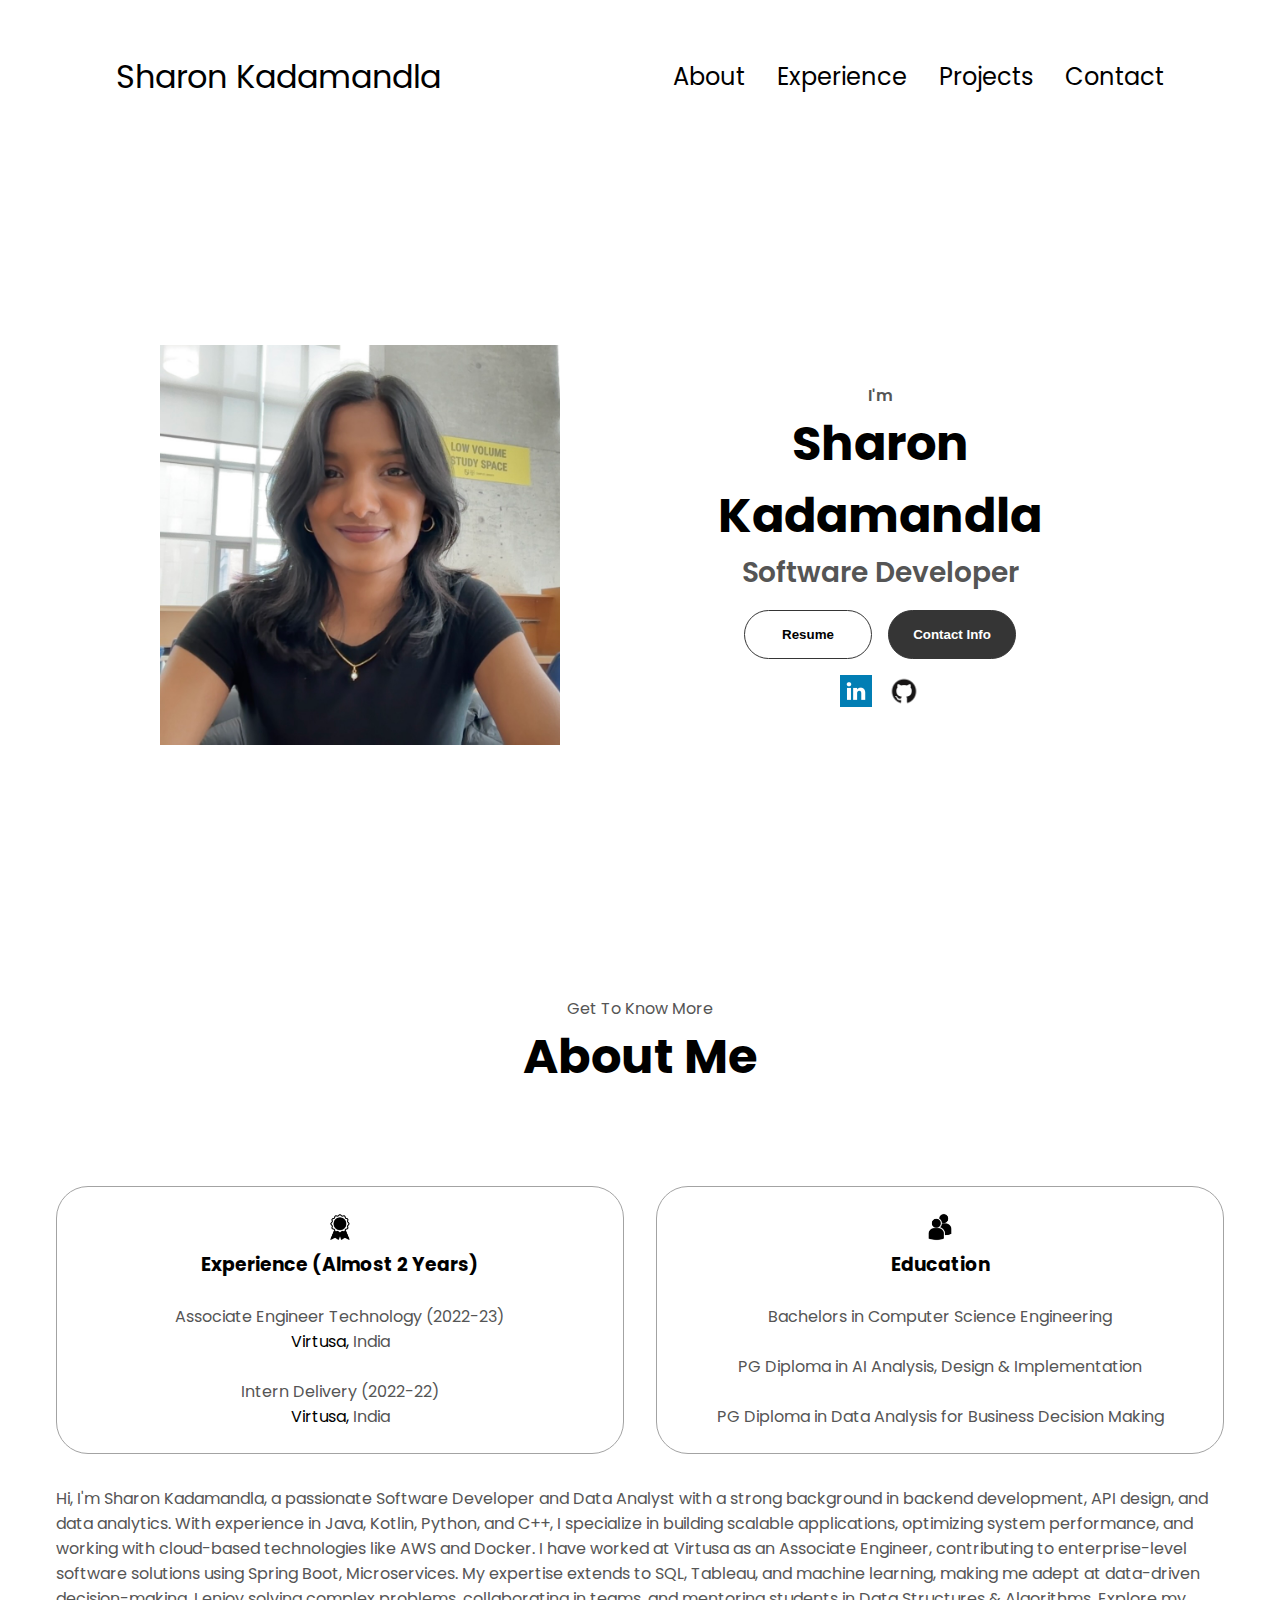
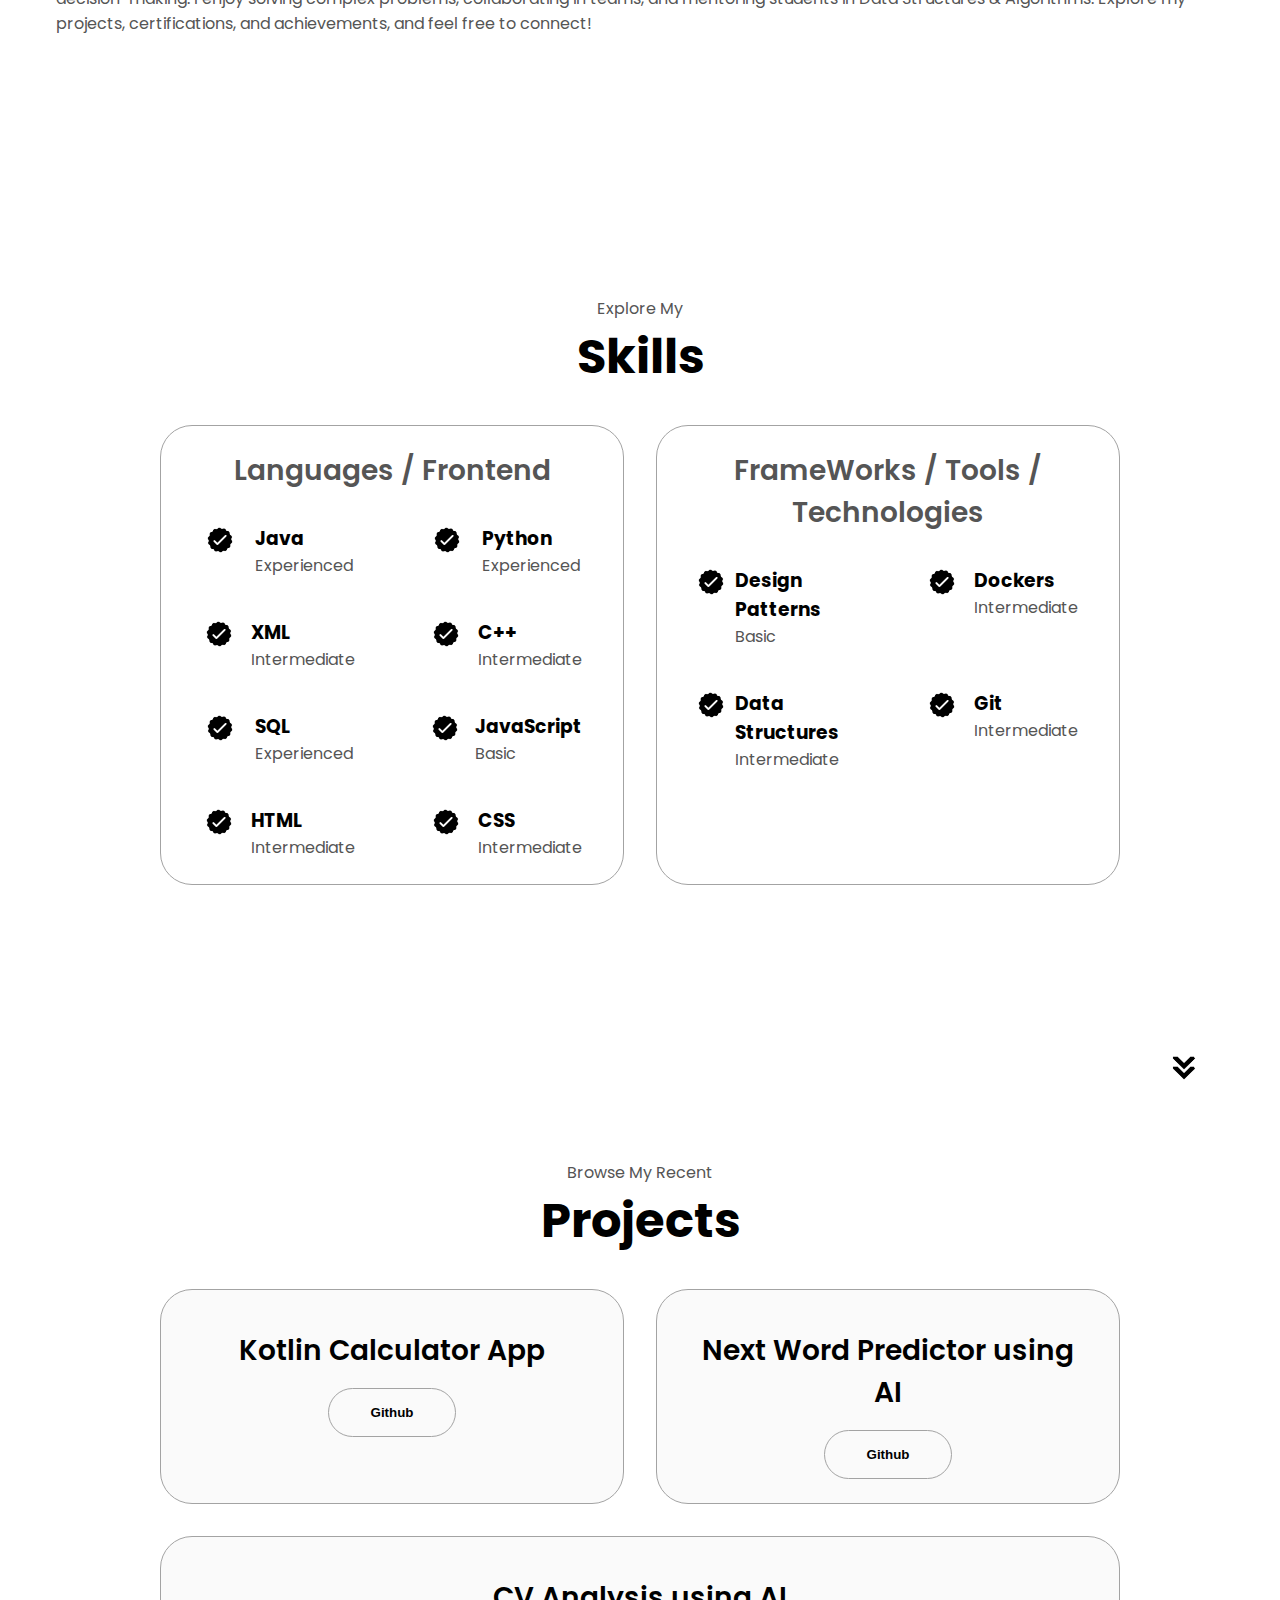
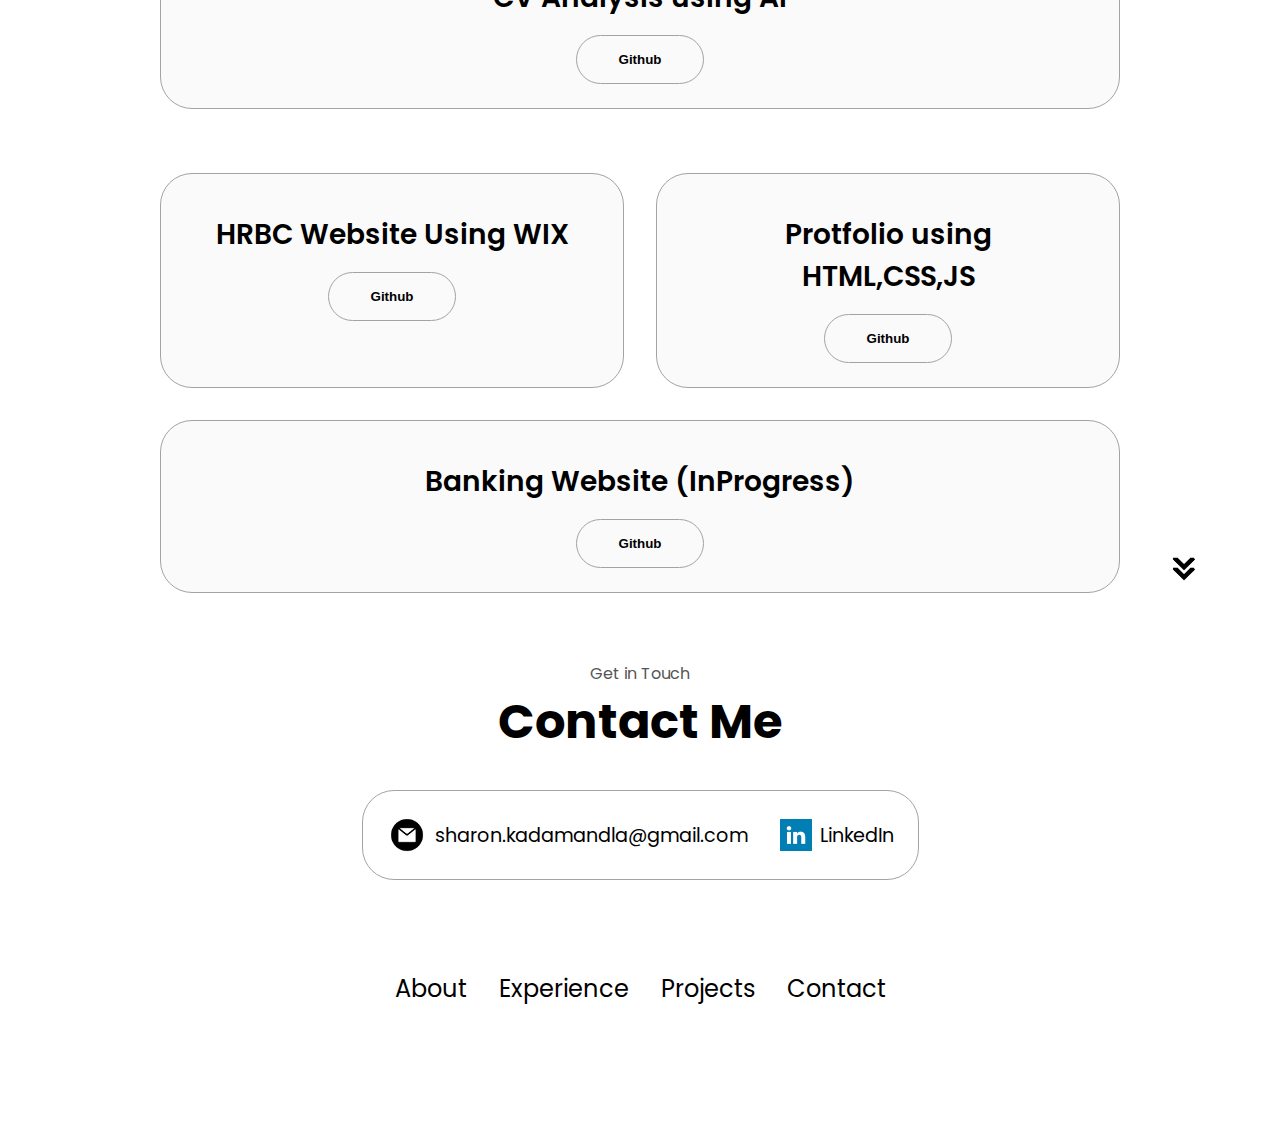
<file: index.html>
<!DOCTYPE html>
<html lang="en">
<head>
    <meta charset="UTF-8">
    <meta name="viewport" content="width=device-width, initial-scale=1.0">
    <title>Sharon's Protfolio</title>

    <link rel = "stylesheet" href = "style.css">
    <link rel = "stylesheet" href = "mediaquery.css">

</head>
<body>
    
    <nav id="desktop-nav">
        <div class ="logo">Sharon Kadamandla</div>
        <div>
            <ul class="nav-links">
                <li><a href="#about">About</a></li>
                <li><a href="#experience">Experience</a></li>
                <li><a href="#projects">Projects</a></li>
                <li><a href="#contact">Contact</a></li>
            </ul>
        </div>
    </nav>

    <nav id="hamburger-nav">
        <div class="logo">Sharon Kadamandla</div>
        <div class="hamburger-menu">
          <div class="hamburger-icon" onclick="toggleMenu()">
            <span></span>
            <span></span>
            <span></span>
          </div>
          <div class="menu-links">
            <li><a href="#about" onclick="toggleMenu()">About</a></li>
            <li><a href="#experience" onclick="toggleMenu()">Experience</a></li>
            <li><a href="#projects" onclick="toggleMenu()">Projects</a></li>
            <li><a href="#contact" onclick="toggleMenu()">Contact</a></li>
          </div>
        </div>
    </nav>

    <section id="profile">
        <div class="section__pic-container">
            <img src="./assets/profilepic.jpeg" alt="Sharon's profile picture"/>
        </div>
        <div class="section__text">
            <p class="section__text__p1">I'm</p>
            <h1 class="title">Sharon Kadamandla</h1>
            <p class="section__text__p2">Software Developer</p>
            <div class="btn-container">
              <button
                class="btn btn-color-2"
                onclick="window.open('./assets/resume.pdf')"
              >
                Resume
              </button>
              <button class="btn btn-color-1" onclick="location.href='./#contact'">
                Contact Info
              </button>
            </div>
            <div id="socials-container">
              <img
                src="./assets/linkedin.webp"
                alt="My LinkedIn profile"
                class="icon"
                onclick="location.href='https://www.linkedin.com/in/sharonkadamandla/'"
              />
              <img
                src="./assets/github.png"
                alt="My Github profile"
                class="icon"
                onclick="location.href='https://github.com/sharonkadamandla'"
              />
            </div>
        </div>
    </section>

    <section id="about">
        <p class="section__text__p1">Get To Know More</p>
        <h1 class="title">About Me</h1>
        <div class="section-container">
          <!-- <div class="section__pic-container">
            <img
              src="./assets/about-pic.png"
              alt="Profile picture"
              class="about-pic"
            /> 
          </div> -->
          <div class="about-details-container">
            <div class="about-containers">
              <div class="details-container">
                <img
                  src="./assets/experience.png"
                  alt="Experience icon"
                  class="icon"
                />
                <h3>Experience (Almost 2 Years)</h3><br />
                <p>Associate Engineer Technology (2022-23) <br /><a href="https://www.virtusa.com">Virtusa,</a> India</p><br /> 
                
                <p>Intern Delivery (2022-22)<br /><a href="https://www.virtusa.com">Virtusa,</a> India</p>
              </div>
              <div class="details-container">
                <img
                  src="./assets/education.png"
                  alt="Education icon"
                  class="icon"
                />
                <h3>Education</h3><br />
                <p>Bachelors in Computer Science Engineering</p><br />
                <p>PG Diploma in AI Analysis, Design & Implementation</p><br />
                <p>PG Diploma in Data Analysis for Business Decision Making</p>
              </div>
            </div>
            <div class="text-container">
              <p>
                Hi, I'm Sharon Kadamandla, a passionate Software Developer and Data Analyst with a strong background in backend development, API design, and data analytics. With experience in Java, Kotlin, Python, and C++, I specialize in building scalable applications, optimizing system performance, and working with cloud-based technologies like AWS and Docker.

I have worked at Virtusa as an Associate Engineer, contributing to enterprise-level software solutions using Spring Boot, Microservices. My expertise extends to SQL, Tableau, and machine learning, making me adept at data-driven decision-making.

I enjoy solving complex problems, collaborating in teams, and mentoring students in Data Structures & Algorithms. Explore my projects, certifications, and achievements, and feel free to connect!
              </p>
            </div>
          </div>
        </div>
        <img
          src="./assets/arrow.png"
          alt="Arrow icon"
          class="icon arrow"
          onclick="location.href='./#experience'"
        />
    </section>


    <section id="experience">
        <p class="section__text__p1">Explore My</p>
        <h1 class="title">Skills</h1>
        <div class="experience-details-container">
          <div class="about-containers">
            <div class="details-container">
              <h2 class="experience-sub-title">Languages / Frontend</h2>
              <div class="article-container">
                <article>
                  <img
                    src="./assets/checkmark.png"
                    alt="Experience icon"
                    class="icon"
                  />
                  <div>
                    <h3>Java</h3>
                    <p>Experienced</p>
                  </div>
                </article>
                <article>
                  <img
                    src="./assets/checkmark.png"
                    alt="Experience icon"
                    class="icon"
                  />
                  <div>
                    <h3>Python</h3>
                    <p>Experienced</p>
                  </div>
                </article>
                <article>
                  <img
                    src="./assets/checkmark.png"
                    alt="Experience icon"
                    class="icon"
                  />
                  <div>
                    <h3>XML</h3>
                    <p>Intermediate</p>
                  </div>
                </article>
                <article>
                    <img
                      src="./assets/checkmark.png"
                      alt="Experience icon"
                      class="icon"
                    />
                    <div>
                      <h3>C++</h3>
                      <p>Intermediate</p>
                    </div>
                </article>
                <article>
                    <img
                      src="./assets/checkmark.png"
                      alt="Experience icon"
                      class="icon"
                    />
                    <div>
                      <h3>SQL</h3>
                      <p>Experienced</p>
                    </div>
                </article>
                <article>
                  <img
                    src="./assets/checkmark.png"
                    alt="Experience icon"
                    class="icon"
                  />
                  <div>
                    <h3>JavaScript</h3>
                    <p>Basic</p>
                  </div>
                </article>
                <article>
                  <img
                    src="./assets/checkmark.png"
                    alt="Experience icon"
                    class="icon"
                  />
                  <div>
                    <h3>HTML</h3>
                    <p>Intermediate</p>
                  </div>
                </article>
                <article>
                  <img
                    src="./assets/checkmark.png"
                    alt="Experience icon"
                    class="icon"
                  />
                  <div>
                    <h3>CSS</h3>
                    <p>Intermediate</p>
                  </div>
                </article>
              </div>
            </div>
            <div class="details-container">
              <h2 class="experience-sub-title">FrameWorks / Tools / Technologies</h2>
              <div class="article-container">
                <article>
                  <img
                    src="./assets/checkmark.png"
                    alt="Experience icon"
                    class="icon"
                  />
                  <div>
                    <h3>Design Patterns</h3>
                    <p>Basic</p>
                  </div>
                </article>
                <article>
                  <img
                    src="./assets/checkmark.png"
                    alt="Experience icon"
                    class="icon"
                  />
                  <div>
                    <h3>Dockers</h3>
                    <p>Intermediate</p>
                  </div>
                </article>
                <article>
                  <img
                    src="./assets/checkmark.png"
                    alt="Experience icon"
                    class="icon"
                  />
                  <div>
                    <h3>Data Structures</h3>
                    <p>Intermediate</p>
                  </div>
                </article>
                <article>
                  <img
                    src="./assets/checkmark.png"
                    alt="Experience icon"
                    class="icon"
                  />
                  <div>
                    <h3>Git</h3>
                    <p>Intermediate</p>
                  </div>
                </article>
              </div>
            </div>
          </div>
        </div>
        <img
          src="./assets/arrow.png"
          alt="Arrow icon"
          class="icon arrow"
          onclick="location.href='./#projects'"
        />
    </section>

    <section id="projects">
        <p class="section__text__p1">Browse My Recent</p>
        <h1 class="title">Projects</h1>

        <div class="experience-details-container">
          <div class="about-containers">
            <div class="details-container color-container">
              <div class="article-container">
              </div>

              <h2 class="experience-sub-title project-title">Kotlin Calculator App</h2>
              <div class="btn-container">
                <button
                  class="btn btn-color-2 project-btn"
                  onclick="location.href='https://github.com/sharonkadamandla/KotlinCalculatorApp'"
                >
                  Github
                </button>
              </div>
            </div>

            <div class="details-container color-container">
              <div class="article-container">
              </div>
              <h2 class="experience-sub-title project-title">Next Word Predictor using AI</h2>
              <div class="btn-container">
                <button
                  class="btn btn-color-2 project-btn"
                  onclick="location.href='https://github.com/A2I-Capstone/NextWordPrediction'"
                >
                  Github
                </button>
              </div>
            </div>

            <div class="details-container color-container">
              <div class="article-container">
              </div>
              <h2 class="experience-sub-title project-title">CV Analysis using AI</h2>
              <div class="btn-container">
                <button
                  class="btn btn-color-2 project-btn"
                  onclick="location.href='https://github.com/FAIVE-AI/CV-ANALYSIS-USING-NLP'"
                >
                  Github
                </button>
              </div>
            </div>

          
          </div>
        </div>


        <div class="experience-details-container">
          <div class="about-containers">
            <div class="details-container color-container">
              <div class="article-container">
              </div>

              <h2 class="experience-sub-title project-title">HRBC Website Using WIX</h2>
              <div class="btn-container">
                <button
                  class="btn btn-color-2 project-btn"
                  onclick="location.href='https://github.com/sharonkadamandla/ChurchWebsite-Wix'"
                >
                  Github
                </button>
              </div>
            </div>

            <div class="details-container color-container">
              <div class="article-container">
              </div>
              <h2 class="experience-sub-title project-title">Protfolio using HTML,CSS,JS</h2>
              <div class="btn-container">
                <button
                  class="btn btn-color-2 project-btn"
                  onclick="location.href='https://github.com/sharonkadamandla/sharonkadamandla.github.io'"
                >
                  Github
                </button>
              </div>
            </div>

            <div class="details-container color-container">
              <div class="article-container">
              </div>
              <h2 class="experience-sub-title project-title">Banking Website (InProgress)</h2>
              <div class="btn-container">
                <button
                  class="btn btn-color-2 project-btn"
                  onclick="location.href='https://github.com/sharonkadamandla/BankingWebsite'"
                >
                  Github
                </button>
              </div>
            </div>
            

          
          </div>
        </div>

        <!-- Next Page Arrow Image -->
        <img
          src="./assets/arrow.png"
          alt="Arrow icon"
          class="icon arrow"
          onclick="location.href='./#contact'"
        />
    </section>

<!-- Contact Section -->
    <section id="contact">
        <p class="section__text__p1">Get in Touch</p>
        <h1 class="title">Contact Me</h1>
        <div class="contact-info-upper-container">
          <div class="contact-info-container">
            <img
              src="./assets/email.png"
              alt="Email icon"
              class="icon contact-icon email-icon"
            />
            <p><a href="mailto:examplemail@gmail.com">sharon.kadamandla@gmail.com</a></p>
          </div>
          <div class="contact-info-container">
            <img
              src="./assets/linkedin.webp"
              alt="LinkedIn icon"
              class="icon contact-icon"
            />
            <p><a href="https://www.linkedin.com/in/sharonkadamandla/">LinkedIn</a></p>
          </div>
        </div>
      </section>
      <footer>
        <nav>
          <div class="nav-links-container">
            <ul class="nav-links">
              <li><a href="#about">About</a></li>
              <li><a href="#experience">Experience</a></li>
              <li><a href="#projects">Projects</a></li>
              <li><a href="#contact">Contact</a></li>
            </ul>
          </div>
        </nav>
        
      </footer>
    <script src="script.js"></script>
</body>
</html>
</file>
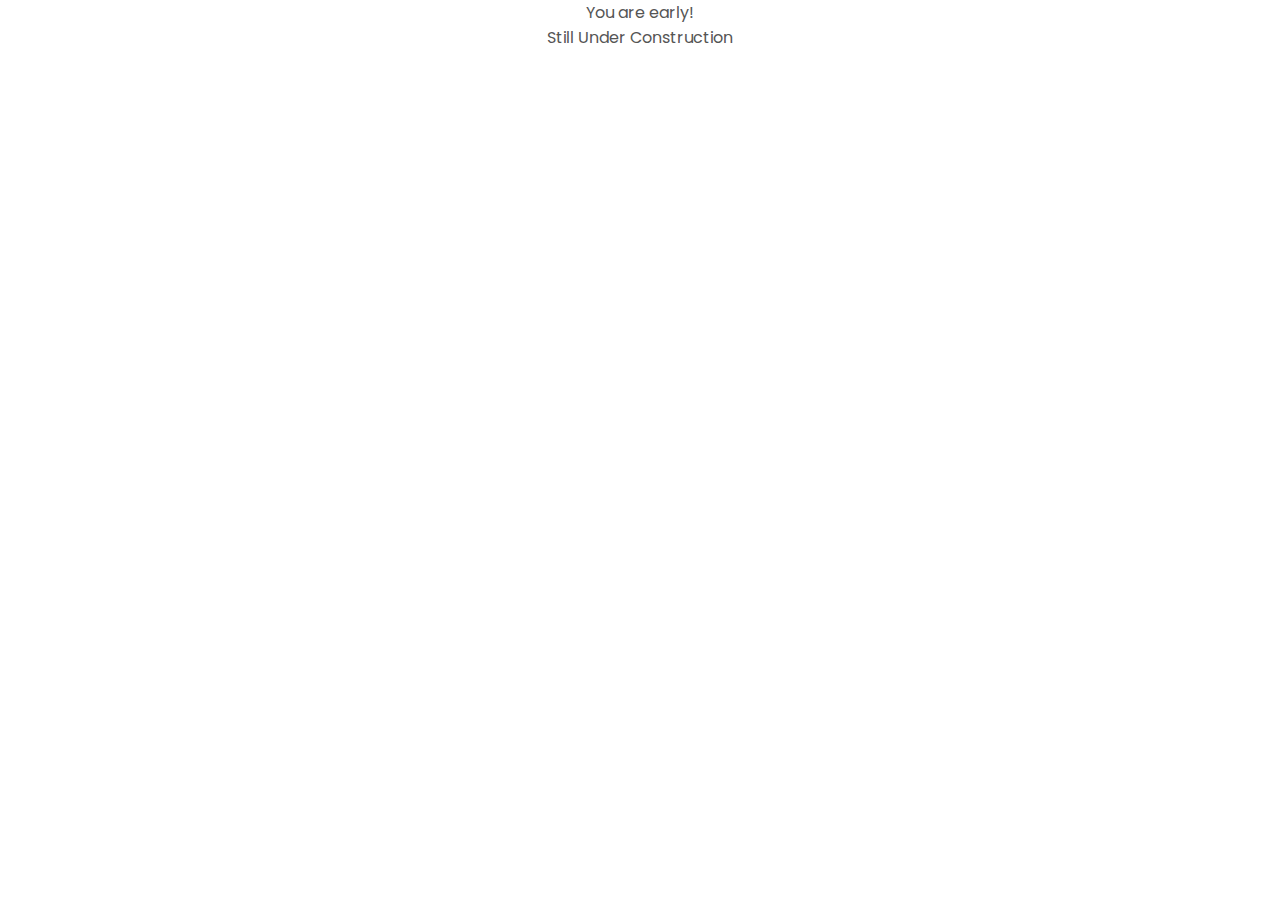
<file: faithstatement.html>
<!DOCTYPE html>
<html lang="en">
<head>
    <meta charset="UTF-8">
    <meta name="viewport" content="width=device-width, initial-scale=1.0">
    <title>Sharon's Protfolio</title>

    <link rel = "stylesheet" href = "style.css">
    <link rel = "stylesheet" href = "mediaquery.css">

</head>

<body>
    <div class="about-details-container"><div class="text-container">
              <p style="text-align: center;">
                You are early! </br>
                Still Under Construction
              </p>
    </div>
</body>
</file>
<file: style.css>
/* General */
@import url("https://fonts.googleapis.com/css2?family=Poppins:wght@300;400;500;600&display=swap");

* {
    margin: 0;
    padding: 0;
}

body {
  font-family: "Poppins", sans-serif;
}

html {
  scroll-behavior: smooth;
}

p {
  color: rgb(85, 85, 85);
}

/* TRANSITION */

a,
.btn {
  transition: all 300ms ease;
}

/* DESKTOP NAV */

nav,
.nav-links {
  display: flex;
}


nav {
    justify-content: space-around;
    align-items: center;
    height: 17vh;
}
  
.nav-links {
    gap: 2rem;
    list-style: none;
    font-size: 1.5rem;
}
  
a {
    color: black;
    text-decoration: none;
    text-decoration-color: white;
}
  
a:hover {
    color: grey;
    text-decoration: underline;
    text-underline-offset: 1rem;
    text-decoration-color: rgb(181, 181, 181);
}
  
.logo {
    font-size: 2rem;
}
  
.logo:hover {
    cursor: default;
}
  
/* HAMBURGER MENU */
  
#hamburger-nav {
    display: none;
}
  
.hamburger-menu {
    position: relative;
    display: inline-block;
}

.logo:hover {
    cursor: default;
}

/* HAMBURGER MENU */

#hamburger-nav {
    display: none;
}
  
.hamburger-menu {
    position: relative;
    display: inline-block;
}
  
.hamburger-icon {
    display: flex;
    flex-direction: column;
    justify-content: space-between;
    height: 24px;
    width: 30px;
    cursor: pointer;
}
  
.hamburger-icon span {
    width: 100%;
    height: 2px;
    background-color: black;
    transition: all 0.3 ease-in-out;
}
  
.menu-links {
    position: absolute;
    top: 100%;
    right: 0;
    background-color: white;
    width: fit-content;
    max-height: 0;
    overflow: hidden;
    transition: all 0.3 ease-in-out;
}
  
.menu-links a {
    display: block;
    padding: 10px;
    text-align: center;
    font-size: 1.5rem;
    color: black;
    text-decoration: none;
    transition: all 0.3 ease-in-out;
}
  

.menu-links li {
    list-style: none;
}
  
.menu-links.open {
    max-height: 300px;
}
  
.hamburger-icon.open span:first-child {
    transform: rotate(45deg) translate(10px, 5px);
}
  
.hamburger-icon.open span:nth-child(2) {
    opacity: 0;
}
  
.hamburger-icon.open span:last-child {
    transform: rotate(-45deg) translate(10px, -5px);
}
  
.hamburger-icon span:first-child {
    transform: none;
}
  
.hamburger-icon span:first-child {
    opacity: 1;
}
  
.hamburger-icon span:first-child {
    transform: none;
}

/* SECTIONS */

section {
    padding-top: 4vh;
    height: 96vh;
    margin: 0 10rem;
    box-sizing: border-box;
    min-height: fit-content;
}
  
.section-container {
    display: flex;
}
  
/* PROFILE SECTION */

#profile {
    display: flex;
    justify-content: center;
    gap: 5rem;
    height: 80vh;
}
  
.section__pic-container {
    display: flex;
    width: min(40vw, 300px);
    height: width;
    margin: auto 0;
}
  
.section__text {
    align-self: center;
    text-align: center;
}
  
.section__text p {
    font-weight: 600;
}

.section__text__p1 {
    text-align: center;
}
  
.section__text__p2 {
    font-size: 1.75rem;
    margin-bottom: 1rem;
}
  
.title {
    font-size: 3rem;
    text-align: center;
}

#socials-container {
    display: flex;
    justify-content: center;
    margin-top: 1rem;
    gap: 1rem;
}

/* ICONS */

.icon {
    cursor: pointer;
    height: 2rem;
}
  
/* BUTTONS */

.btn-container {
    display: flex;
    justify-content: center;
    gap: 1rem;
}

.btn {
    font-weight: 600;
    transition: all 300ms ease;
    padding: 1rem;
    width: 8rem;
    border-radius: 2rem;
}

.btn-color-1,
.btn-color-2 {
    border: rgb(53, 53, 53) 0.1rem solid;
}

.btn-color-1:hover,
.btn-color-2:hover {
    cursor: pointer;
}

.btn-color-1,
.btn-color-2:hover {
    background: rgb(53, 53, 53);
    color: white;
}

.btn-color-1:hover {
    background: rgb(0, 0, 0);
}

.btn-color-2 {
    background: none;
}

.btn-color-2:hover {
    border: rgb(255, 255, 255) 0.1rem solid;
}

.btn-container {
    gap: 1rem;
}

/* ABOUT SECTION */

#about {
    position: relative;
    max-width: 1200px; 
    margin: 0 auto; 
    padding: 0 1rem;
}
  
.about-containers {
    gap: 2rem;
    margin-bottom: 2rem;
    margin-top: 2rem;
}
  
.about-details-container {
    justify-content: center;
    flex-direction: column;
}
  
.about-containers,
.about-details-container {
    display: flex;
}
  
.about-pic {
    border-radius: 2rem;
}

.arrow {
    position: absolute;
    right: -5rem;
    bottom: 2.5rem;
}

.details-container {
    padding: 1.5rem;
    flex: 1;
    background: white;
    border-radius: 2rem;
    border: rgb(53, 53, 53) 0.1rem solid;
    border-color: rgb(163, 163, 163);
    text-align: center;
    min-width: 250px;
}


.section-container {
    gap: 0rem;
    height: 70%;
}

/* Profile Picture */
.section__pic-container {
    height: 400px;
    width: 400px;
    margin: auto 0;
}
  
/* EXPERIENCE/SKILLS SECTION */
  
#experience {
    position: relative;
}

.experience-sub-title {
    color: rgb(85, 85, 85);
    font-weight: 600;
    font-size: 1.75rem;
    margin-bottom: 2rem;
}

.experience-details-container {
    display: flex;
    justify-content: center;
    flex-direction: column;
}

.article-container {
    display: flex;
    text-align: initial;
    flex-wrap: wrap;
    flex-direction: row;
    gap: 2.5rem;
    justify-content: space-around;
}

article {
    display: flex;
    width: 10rem;
    justify-content: space-around;
    gap: 0.5rem;
}

article .icon {
    cursor: default;
}
  
/* PROJECTS SECTION */

#projects {
    position: relative;
}
  
.color-container {
    border-color: rgb(163, 163, 163);
    background: rgb(250, 250, 250);
}
  
.project-img {
    border-radius: 2rem;
    width: 90%;
    height: 90%;
}
  
.project-title {
    margin: 1rem;
    color: black;
}
  
.project-btn {
    color: black;
    border-color: rgb(163, 163, 163);
}

/* CONTACT */

#contact {
    display: flex;
    justify-content: center;
    flex-direction: column;
    height: 70vh;
}
  
.contact-info-upper-container {
    display: flex;
    justify-content: center;
    border-radius: 2rem;
    border: rgb(53, 53, 53) 0.1rem solid;
    border-color: rgb(163, 163, 163);
    background: (250, 250, 250);
    margin: 2rem auto;
    padding: 0.5rem;
}
  
.contact-info-container {
    display: flex;
    align-items: center;
    justify-content: center;
    gap: 0.5rem;
    margin: 1rem;
}
  
.contact-info-container p {
    font-size: larger;
}
  
.contact-icon {
    cursor: default;
}
  
.email-icon {
    height: 2.5rem;
}
  
/* FOOTER SECTION */
  
footer {
    height: 26vh;
    margin: 0 1rem;
}
  
footer p {
    text-align: center;
}
</file>
<file: mediaquery.css>
@media screen and (max-width: 1200px) {
    #desktop-nav {
      display: none;
    }
    #hamburger-nav {
      display: flex;
    }
    #experience,
    .experience-details-container {
      margin-top: 2rem;
    }
    #profile,
    .section-container {
      display: block;
    }
    .arrow {
      display: none;
    }
    section,
    .section-container {
      height: fit-content;
    }
    section {
      margin: 0 5%;
    }
    .section__pic-container {
      width: 275px;
      height: 275px;
      margin: 0 auto 2rem;
    }
    .about-containers {
      margin-top: 0;
    }
  }
  

@media screen and (max-width: 600px) {
    #contact,
    footer {
      height: 40vh;
    }
    #profile {
      height: 83vh;
      margin-bottom: 0;
    }
    article {
      font-size: 1rem;
    }
    footer nav {
      height: fit-content;
      margin-bottom: 2rem;
    }
    .about-containers,
    .contact-info-upper-container,
    .btn-container {
      flex-wrap: wrap;
    }
    .contact-info-container {
      margin: 0;
    }
    .contact-info-container p,
    .nav-links li a {
      font-size: 1rem;
    }
    .experience-sub-title {
      font-size: 1.25rem;
    }
    .logo {
      font-size: 1.5rem;
    }
    .nav-links {
      flex-direction: column;
      gap: 0.5rem;
      text-align: center;
    }
    .section__pic-container {
      width: auto;
      height: 46vw;
      justify-content: center;
    }
    .section__text__p2 {
      font-size: 1.25rem;
    }
    .title {
      font-size: 2rem;
    }
    .text-container {
      text-align: justify;
    }
}

@media screen and (max-width: 1400px) {
  #profile {
    height: 83vh;
    margin-bottom: 6rem;
  }
  .about-containers {
    flex-wrap: wrap;
  }
  #contact,
  #projects {
    height: fit-content;
  }
}
</file>
